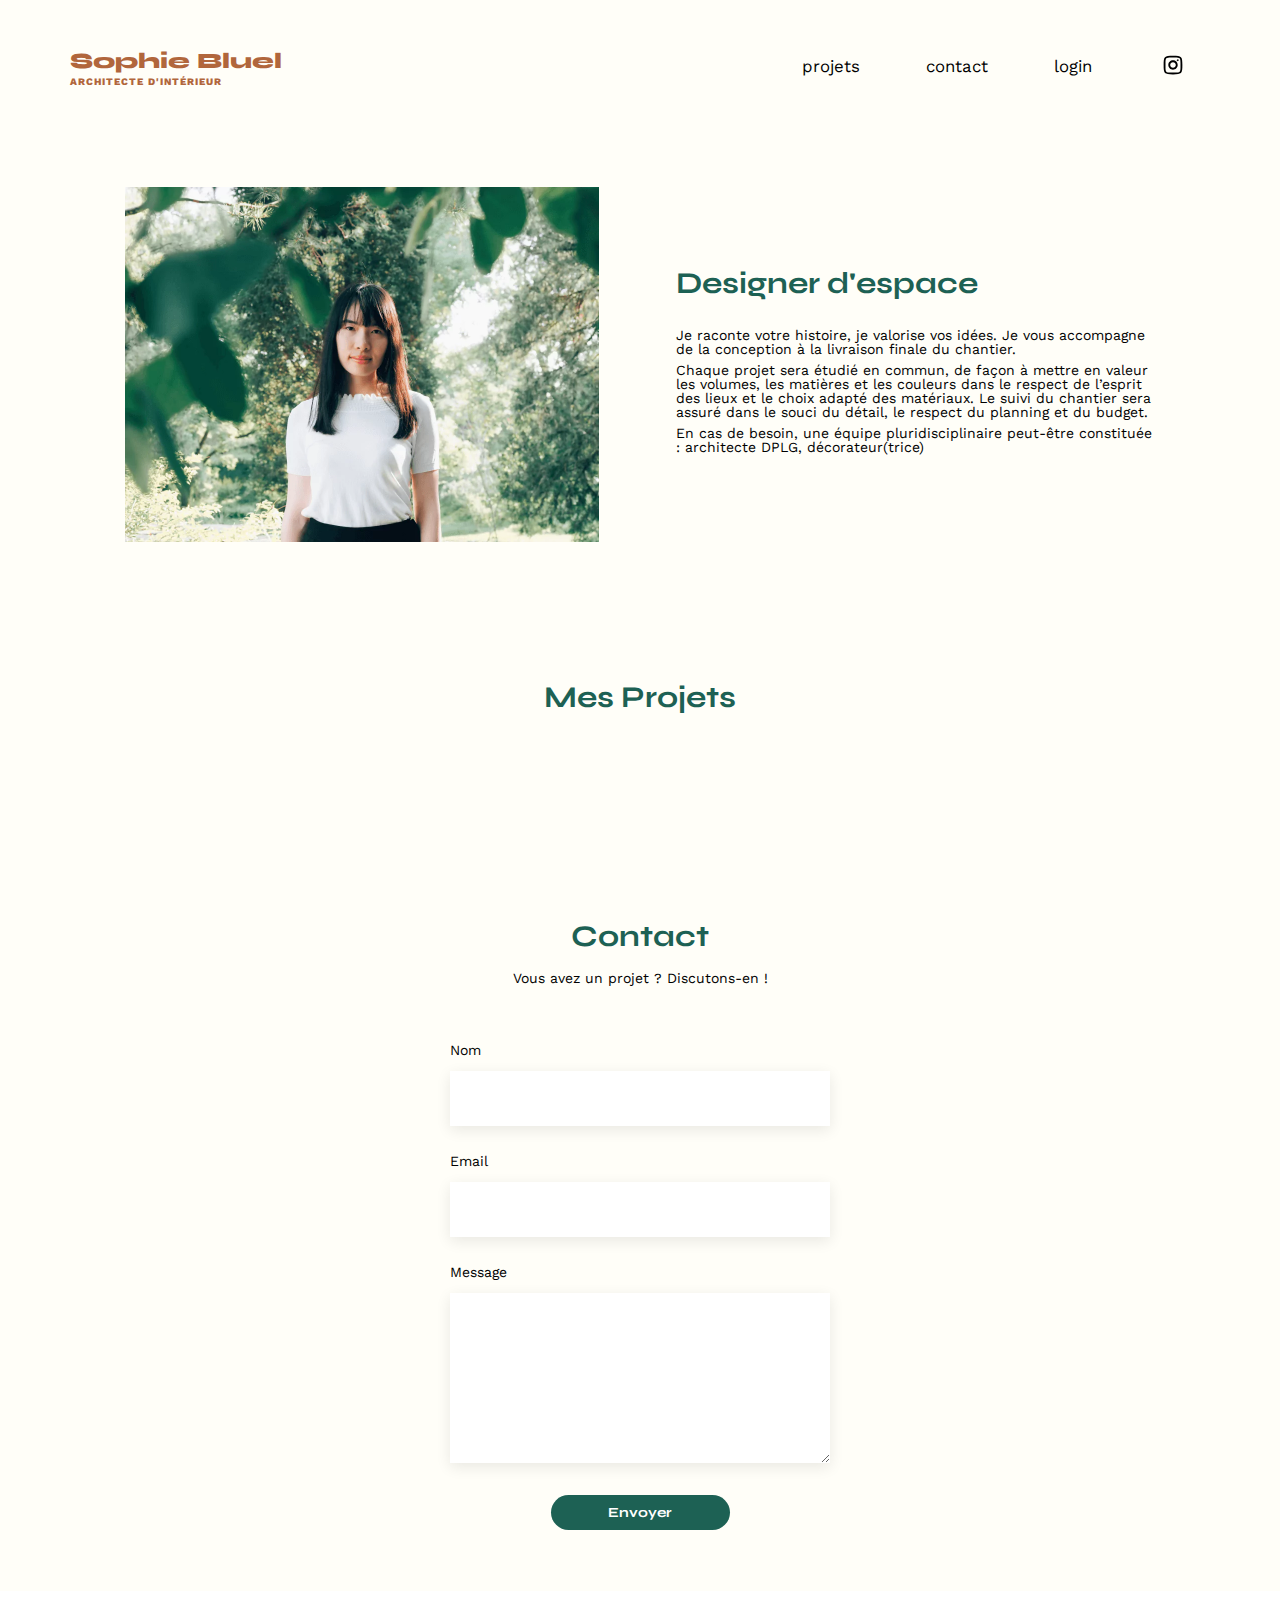
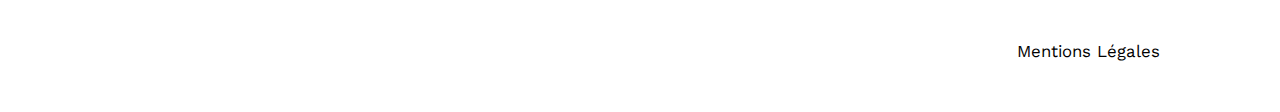
<file: index.html>
<!DOCTYPE html>
<html lang="fr">
<head>
	<meta charset="UTF-8">
	<title>Sophie Bluel - Architecte d'intérieur</title>
	<meta name="viewport" content="width=device-width, initial-scale=1.0">
	<link rel="preconnect" href="https://fonts.googleapis.com">
	<link rel="preconnect" href="https://fonts.gstatic.com" crossorigin>
	<link href="https://fonts.googleapis.com/css2?family=Syne:wght@700;800&family=Work+Sans&display=swap" rel="stylesheet">
	<meta name="description" content="Site de Sophie Bluel - Architecte d'intérieur">
	<link rel="stylesheet" href="css/style.css">
</head>

<body>

	<!-- Banner -->
	<div class="editor-mode">
		<div class="banner-editor-mode">
			<svg class="feather feather-edit" fill="none" height="16" stroke="currentColor" stroke-linecap="round" stroke-linejoin="round" stroke-width="2" viewBox="0 0 24 24" width="24" xmlns="http://www.w3.org/2000/svg">
				<path d="M11 4H4a2 2 0 0 0-2 2v14a2 2 0 0 0 2 2h14a2 2 0 0 0 2-2v-7"/>
				<path d="M18.5 2.5a2.121 2.121 0 0 1 3 3L12 15l-4 1 1-4 9.5-9.5z"/>
			</svg>
			<p>Mode édition</p>
		</div>
	</div>
	<!-- End of banner -->

	<!-- Header -->
	<header class="screen-main">
		<a href="index.html">
			<h1>Sophie Bluel <span>Architecte d'intérieur</span></h1>
		</a>
		<nav>
			<ul>
				<li>
					<a href="#portfolio">projets</a></li>
				<li>
					<a href="#contact-form">contact</a></li>
				<li>
					<a href="./pages/login.html" id="login__label">login</a></li>
				<li>
					<a href="#">
						<svg xmlns="http://www.w3.org/2000/svg" x="0px" y="0px" width="30" height="30" viewBox="0 0 64 64">
							<path d="M 31.820312 12 C 13.439312 12 12 13.439312 12 31.820312 L 12 32.179688 C 12 50.560688 13.439312 52 31.820312 52 L 32.179688 52 C 50.560688 52 52 50.560688 52 32.179688 L 52 32 C 52 13.452 50.548 12 32 12 L 31.820312 12 z M 28 16 L 36 16 C 47.129 16 48 16.871 48 28 L 48 36 C 48 47.129 47.129 48 36 48 L 28 48 C 16.871 48 16 47.129 16 36 L 16 28 C 16 16.871 16.871 16 28 16 z M 41.994141 20 C 40.889141 20.003 39.997 20.900859 40 22.005859 C 40.003 23.110859 40.900859 24.003 42.005859 24 C 43.110859 23.997 44.003 23.099141 44 21.994141 C 43.997 20.889141 43.099141 19.997 41.994141 20 z M 31.976562 22 C 26.454563 22.013 21.987 26.501437 22 32.023438 C 22.013 37.545437 26.501437 42.013 32.023438 42 C 37.545437 41.987 42.013 37.498562 42 31.976562 C 41.987 26.454563 37.498562 21.987 31.976562 22 z M 31.986328 26 C 35.299328 25.992 37.992 28.673328 38 31.986328 C 38.007 35.299328 35.326672 37.992 32.013672 38 C 28.700672 38.008 26.008 35.327672 26 32.013672 C 25.992 28.700672 28.673328 26.008 31.986328 26 z"></path>
						</svg>
					</a>
				</li>
			</ul>
		</nav>
	</header>
	<!-- End of header -->

	<!-- Main -->
	<main class="screen-main">

		<!-- Section Introduction -->
		<section id="introduction" class="screen-inner">
			<figure>
				<img src="assets/images/sophie-bluel.webp" width="474" height="355" alt="Photo de Sophie Bluel sur fond de feuillage vert">
			</figure>
			<article>
				<h2>Designer d'espace</h2>
				<p>Je raconte votre histoire, je valorise vos idées. Je vous accompagne de la conception à la livraison finale du chantier.</p>
				<p>Chaque projet sera étudié en commun, de façon à mettre en valeur les volumes, les matières et les couleurs dans le respect de l’esprit des lieux et le choix adapté des matériaux. Le suivi du chantier sera assuré dans le souci du détail, le respect du planning et du budget.</p>
				<p>En cas de besoin, une équipe pluridisciplinaire peut-être constituée : architecte DPLG, décorateur(trice)</p>
			</article>
		</section>
		<!-- End of Introduction -->

		<!-- Modal section -->
		<section class="editor-mode">

			<dialog class="modal">
				<img src="assets/icons/array.svg" class="modal__nav--back" alt="Retourner à l'étape précédente">
				<img src="assets/icons/cross.svg" class="modal__nav--close" alt="Fermer la fenêtre">
				<h3 class="modal__heading">Galerie photo</h3>

				<!-- modal__wrapper -->
				<div class="modal__wrapper">

					<!-- modal-delete section -->
					<section class="modal-delete modal__page--1">

						<div class="modal-delete__gallery">
						</div>

						<div class="modal-delete__nav">
							<button class="cta modal__cta modal-delete__cta" id="add-project">Ajouter une photo</button>
						</div>

					</section>
					<!-- End of modal-delete section -->

					<!-- modal-add section -->
					<section class="modal-add modal__page--2">

						<form class="modal-add__form" method="dialog">

							<div class="photo-upload">
								<img 
									src="assets/icons/upload-photo.svg" 
									class="photo-upload__placeholder" 
									height="61">
								<label 
									for="photo-file" 
									class="photo-label">
									<p class="photo-label__button"><strong>+ Ajouter photo</strong></p>
								</label>
								<input 
									type="file" 
									id="photo-file"
									name="photo-file" 
									value="+ Ajouter photo" 
									class="photo-upload__input" 
									accept="image/jpg, image/png" />
								<p class="photo-upload__details">jpg, png : 4mo max</p>
							</div>
							<label for="photo-title" class="photo__title">Titre</label>
							<input type="text" name="photo-title" id="photo-title">

							<label for="photo-category" class="photo__category">Catégorie</label>
							<select name="categories" id="photo-category">
								<option id="default-category" selected="true" disabled="disabled">Sélectionner une catégorie</option>
							</select>

							<div class="modal-add__border">
								<input type="button" value="Valider" id="save-project" class="cta modal__cta" disabled>
							</div>

						</form>
			
					</section>
					<!-- End of modal-add section -->

				</div>
				<!-- End of modal__wrapper -->

			</dialog>

		</section>
		<!-- Enf of modal section -->

		<!-- Portfolio section -->
		<section id="portfolio" class="screen-inner">
			<div class="portfolio__heading">
				<h2>Mes Projets</h2>
				<div class="editor-mode">
					<div class="modal--open button-modify">
						<svg class="feather feather-edit" fill="none" height="16" stroke="currentColor" stroke-linecap="round" stroke-linejoin="round" stroke-width="2" viewBox="0 0 24 24" width="24" xmlns="http://www.w3.org/2000/svg">
							<path d="M11 4H4a2 2 0 0 0-2 2v14a2 2 0 0 0 2 2h14a2 2 0 0 0 2-2v-7"/>
							<path d="M18.5 2.5a2.121 2.121 0 0 1 3 3L12 15l-4 1 1-4 9.5-9.5z"/>
						</svg>
						<p>modifier</p>
					</div>
				</div>
			</div>
			<div class="visitor-mode">
				<div class="filters">
				</div>	
			</div>
			<div class="gallery">
			</div>
		</section>
		<!-- End of portfolio section -->

		<!-- Contact section -->
		<section id="contact-form" class="section-form section-form--contact">
			<h2>Contact</h2>
			<p>Vous avez un projet ? Discutons-en !</p>
			<form action="#" method="post" class="contact-form" autocomplete="on">
				<label for="name">Nom</label>
				<input type="text" name="name" id="name" required autocomplete="on">
				<label for="email">Email</label>
				<input type="email" name="email" id="email" required autocomplete="email">
				<label for="contact-message">Message</label>
				<textarea name="contact-message" id="contact-message" cols="30" rows="10" required></textarea>
				<input type="submit" value="Envoyer" class="cta contact__cta">
			</form>
		</section>
		<!-- End of contact section -->

	<!-- End of main -->
	</main>

	<!-- Footer -->
	<footer>
		<nav class="screen-main">
			<ul>
				<li>
					<a href="#">Mentions Légales</a></li>
			</ul>
		</nav>
	</footer>
	<!-- End of footer -->

	<!-- Entry point -->
	<script type="module" src="scripts/app.js"></script>

</body>
</html>
</file>
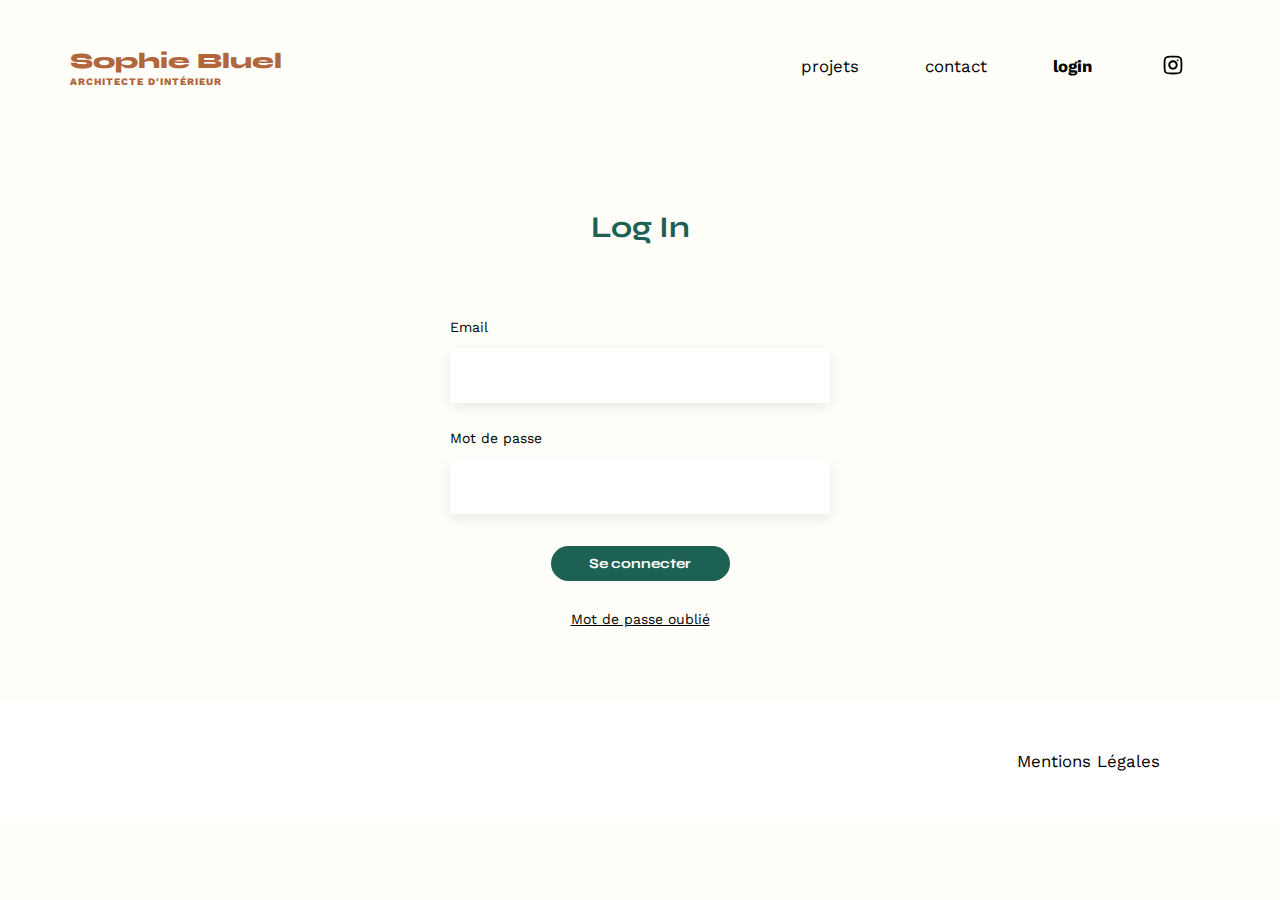
<file: pages/login.html>
<!DOCTYPE html>
<html lang="fr">
<head>
	<meta charset="UTF-8">
	<title>Login - Sophie Bluel - Architecte d'intérieur</title>
	<meta name="viewport" content="width=device-width, initial-scale=1.0">
	<link rel="preconnect" href="https://fonts.googleapis.com">
	<link rel="preconnect" href="https://fonts.gstatic.com" crossorigin>
	<link href="https://fonts.googleapis.com/css2?family=Syne:wght@700;800&family=Work+Sans&display=swap" rel="stylesheet">
	<meta name="description" content="">
	<link rel="stylesheet" href="../css/style.css">
</head>
<body>
<header class="screen-main">
	<a href="../index.html">
		<h1>Sophie Bluel <span>Architecte d'intérieur</span></h1>
	</a>
	<nav>
		<ul>
			<li>
				<a href="../index.html#portfolio">projets</a></li>
			<li>
				<a href="../index.html#contact-form">contact</a></li>
			<li>
				<a href="#" class="active" id="login__label">login</a></li>
			<li>
				<a href="#">
					<svg xmlns="http://www.w3.org/2000/svg" x="0px" y="0px" width="30" height="30" viewBox="0 0 64 64">
						<path d="M 31.820312 12 C 13.439312 12 12 13.439312 12 31.820312 L 12 32.179688 C 12 50.560688 13.439312 52 31.820312 52 L 32.179688 52 C 50.560688 52 52 50.560688 52 32.179688 L 52 32 C 52 13.452 50.548 12 32 12 L 31.820312 12 z M 28 16 L 36 16 C 47.129 16 48 16.871 48 28 L 48 36 C 48 47.129 47.129 48 36 48 L 28 48 C 16.871 48 16 47.129 16 36 L 16 28 C 16 16.871 16.871 16 28 16 z M 41.994141 20 C 40.889141 20.003 39.997 20.900859 40 22.005859 C 40.003 23.110859 40.900859 24.003 42.005859 24 C 43.110859 23.997 44.003 23.099141 44 21.994141 C 43.997 20.889141 43.099141 19.997 41.994141 20 z M 31.976562 22 C 26.454563 22.013 21.987 26.501437 22 32.023438 C 22.013 37.545437 26.501437 42.013 32.023438 42 C 37.545437 41.987 42.013 37.498562 42 31.976562 C 41.987 26.454563 37.498562 21.987 31.976562 22 z M 31.986328 26 C 35.299328 25.992 37.992 28.673328 38 31.986328 C 38.007 35.299328 35.326672 37.992 32.013672 38 C 28.700672 38.008 26.008 35.327672 26 32.013672 C 25.992 28.700672 28.673328 26.008 31.986328 26 z"></path>
					</svg>
				</a>
			</li>
		</ul>
	</nav>
</header>
<main>
	<section id="login-form" class="section-form section-form--login">
		<h2>Log In</h2>
		<form action="#" method="post" id="login-form__wrapper" autocomplete="on">
			<label for="loginEmail">Email</label>
			<input type="email" name="email" id="loginEmail" required autocomplete="email">
			<label for="loginPassword">Mot de passe</label>
      <input type="password" id="loginPassword" name="password" required>
			<input type="submit" value="Se connecter" class="cta login__cta">
		</form>
    <a href="#">Mot de passe oublié</a>
	</section>
</main>

<footer class="footer-login">
	<nav class="screen-main">
		<ul>
			<li>
				<a href="#">Mentions Légales</a></li>
		</ul>
	</nav>
</footer>

<!-- Entry point -->
<script src="../scripts/components/login.js"></script>

</body>
</html>
</file>
<file: css/style.css>
/*
  ========================================
  $Reset
  ========================================
*/
/* http://meyerweb.com/eric/tools/css/reset/
   v2.0 | 20110126
   License: none (public domain)
	 Part of
*/
html, body, div, span, applet, object, iframe,
h1, h2, h3, h4, h5, h6, p, blockquote, pre,
a, abbr, acronym, address, big, cite, code,
del, dfn, em, img, ins, kbd, q, s, samp,
small, strike, sub, sup, tt, var,
b, u, i, center,
dl, dt, dd, ol, ul, li,
fieldset, form, label, legend,
table, caption, tbody, tfoot, thead, tr, th, td,
article, aside, canvas, details, embed,
figure, figcaption, footer, header, hgroup,
menu, nav, output, ruby, section, summary,
time, mark, audio, video {
  margin: 0;
  padding: 0;
  border: 0;
  font-size: 100%;
  font: inherit;
  vertical-align: baseline;
}

article, aside, details, figcaption, figure,
footer, header, hgroup, menu, nav, section {
  display: block;
}

body {
  line-height: 1;
}

img {
  vertical-align: middle;
  max-width: 100%;
  object-fit: cover;
}

ol, ul {
  list-style: none;
}

a {
  text-decoration: none;
}

a,
ul li,
input,
button {
  cursor: pointer;
}

/*
  ========================================
  $Base
  ========================================
*/
body {
  margin: 0 auto;
  font-family: "Work Sans";
  font-size: 14px;
  background: #FFFEF8;
  scroll-behavior: smooth;
}

h1 {
  display: flex;
  flex-direction: column;
  font-family: "Syne";
  font-size: 22px;
  font-weight: 800;
  color: #B1663C;
}
h1 > span {
  font-family: "Work Sans";
  font-size: 10px;
  padding-top: 5px;
  letter-spacing: 0.1em;
  text-transform: uppercase;
}

h2 {
  font-family: "Syne";
  font-size: 30px;
  color: #1D6154;
}

a:link,
a:visited {
  color: currentColor;
}

a:hover,
a:focus,
a:active,
li .active,
h2 {
  font-weight: 700;
}

/*
  ========================================
  $Template
  ========================================
*/
.modal-delete__icon, .modal-delete__nav, .modal-add__border, .section-form--login, .banner-editor-mode, .portfolio__heading, .button-modify, .filters {
  display: flex;
  justify-content: center;
}

.photo-upload, #introduction, nav ul {
  display: flex;
  align-items: center;
}

.screen-main {
  max-width: 1140px;
  margin: 0 auto;
}

.screen-inner {
  max-width: 1040px;
  margin: 50px auto;
}

header {
  display: flex;
  flex-direction: column;
  padding: 50px 40px;
}
@media screen and (width >= 768px) {
  header {
    flex-direction: row;
    justify-content: space-between;
  }
}

nav ul {
  list-style-type: none;
}
nav li {
  font-size: 1.2em;
  padding-right: 22px;
}
@media screen and (width >= 768px) {
  nav li {
    padding-left: 44px;
  }
}
nav li a:hover {
  color: #B1663C;
}

#introduction {
  flex-direction: column;
  gap: 72px;
  padding-bottom: 90px;
}
@media screen and (width >= 768px) {
  #introduction {
    flex-direction: row;
  }
}
#introduction figure {
  flex: 1;
}
#introduction img {
  display: block;
  margin: auto;
}
#introduction article {
  flex: 1;
  padding: 0 20px;
}
@media screen and (width >= 768px) {
  #introduction article {
    padding: 0;
  }
}
#introduction h2 {
  margin-bottom: 1em;
}
#introduction p {
  margin-bottom: 0.5em;
}

article p::selection,
figcaption::selection {
  color: #B1663C;
}

footer {
  background-color: #fff;
  padding: 24px 0;
}
footer nav ul {
  display: flex;
  justify-content: flex-end;
  margin: 2em;
}
footer-login {
  margin-top: 300px;
}

/*
  ========================================
  $Portfolio
  ========================================
*/
.portfolio__heading {
  align-items: center;
  gap: 31px;
  margin-bottom: 51px;
}

#portfolio h2 {
  text-align: center;
}

.button-modify {
  align-items: baseline;
  gap: 5px;
  cursor: pointer;
}
.button-modify:hover {
  color: #B1663C;
  font-weight: 700;
}

.gallery {
  display: grid;
  grid-template-columns: 1fr;
  grid-gap: 20px;
  padding-top: 41px;
}
@media screen and (width >= 768px) {
  .gallery {
    grid-template-columns: 1fr 1fr;
  }
}
@media screen and (width > 1024px) {
  .gallery {
    grid-template-columns: 1fr 1fr 1fr;
  }
}
.gallery img {
  width: 100%;
}
.gallery figcaption {
  padding-top: 7px;
}

.filters {
  align-items: center;
  flex-wrap: wrap;
  gap: 10px;
  margin-bottom: 10px;
}

/*
  ========================================
  $Login
  ========================================
*/
input[type=text],
input[type=email],
input[type=password],
textarea,
select {
  font-family: "Work Sans";
  font-size: 14px;
  box-shadow: 0px 4px 14px rgba(0, 0, 0, 0.09);
  border: none;
  padding: 5px;
  color: #444;
}

input[type=text],
input[type=email],
input[type=password],
select {
  height: 45px;
}

.section-form {
  max-width: 380px;
  margin: auto;
}
.section-form > * {
  text-align: center;
}
.section-form h2 {
  margin-bottom: 10px;
}
@media screen and (width >= 768px) {
  .section-form h2 {
    margin-bottom: 20px;
  }
}
.section-form form {
  text-align: left;
  margin-top: 10px;
  display: flex;
  flex-direction: column;
  padding: 0 20px;
}
@media screen and (width >= 768px) {
  .section-form form {
    padding: 0;
    margin-top: 30px;
  }
}
.section-form label {
  margin: 2em 0 1em;
}

.section-form--contact {
  padding: 40px 20px;
}
@media screen and (width >= 768px) {
  .section-form--contact {
    padding: 57px 0 45px;
  }
}

.cta {
  font-family: "Syne";
  font-size: 14px;
  font-weight: 700;
  text-align: center;
  margin: 2rem auto 1rem;
  padding: 9px 15px;
  border-radius: 60px;
  border: none;
  min-width: 100px;
  color: #fff;
  background-color: #1D6154;
}
.cta:hover {
  background-color: #0E2F28;
}
.cta:focus-visible {
  outline: none;
}

.filters__cta {
  font-size: 16px;
  margin: 0;
  color: #1D6154;
  border: 1px solid #1D6154;
  background-color: transparent;
}
.filters__cta:hover {
  color: #fff;
}

.filters .active {
  color: #fff;
  background-color: #1D6154;
}
.filters .active:hover {
  background-color: #0E2F28;
}

.contact__cta {
  width: 179px;
}

.login__cta {
  width: 179px;
}

.modal__cta {
  width: 237px;
  margin: 0;
}
.modal__cta:disabled {
  width: 237px;
  background-color: #A7A7A7;
  cursor: default;
}

.section-form--login {
  flex-direction: column;
  padding: 50px 0;
}
@media screen and (width >= 768px) {
  .section-form--login {
    padding: 75px 0;
  }
}
.section-form--login a {
  text-decoration: underline;
  padding-top: 15px;
}

#login-form__wrapper .error {
  border: 2px solid #B1663C;
}

.banner-editor-mode {
  align-items: center;
  background-color: #000;
  color: #fff;
  padding: 21px 0;
  font-size: 1.2em;
}
.banner-editor-mode p {
  padding-left: 10px;
}

.visitor-mode {
  display: block;
}

.editor-mode {
  display: none;
}

.message--ok {
  padding-top: 21px;
  color: #1D6154;
}

.message--error {
  padding-top: 21px;
  color: #B1663C;
}

/*
  ========================================
  $Modal
  ========================================
*/
.modal__page--1 {
  display: block;
}

.modal__nav--back,
.modal__page--2 {
  display: none;
}

html:has(dialog[open]) {
  overflow: hidden;
}

.modal {
  width: 647px;
  height: 685px;
  border-radius: 10px;
  border: 0;
  box-shadow: 0 0 1em rgba(0, 0, 0, 0.3);
  padding: 0;
}
.modal::backdrop {
  background-color: rgba(0, 0, 0, 0.3);
}
.modal__nav--back, .modal__nav--close {
  position: absolute;
  padding: 5px;
  cursor: pointer;
}
.modal__nav--back {
  top: 22px;
  left: 25px;
}
.modal__nav--close {
  top: 27px;
  right: 31px;
}
.modal__heading {
  padding-top: 60px;
  font-family: "Work Sans";
  font-size: 26px;
  text-align: center;
}
.modal__wrapper {
  padding: 20px 50px;
}
@media screen and (width >= 768px) {
  .modal__wrapper {
    padding: 40px 105px;
  }
}

.modal-delete__gallery {
  display: grid;
  grid-template-columns: repeat(3, 1fr);
  grid-column-gap: 9px;
  grid-row-gap: 28px;
}
@media screen and (width >= 768px) {
  .modal-delete__gallery {
    grid-template-columns: repeat(4, 1fr);
  }
}
@media screen and (width > 1024px) {
  .modal-delete__gallery {
    grid-template-columns: repeat(5, 1fr);
  }
}
.modal-delete figure {
  position: relative;
}
.modal-delete__image {
  width: 100%;
}
.modal-delete__icon {
  cursor: pointer;
  position: absolute;
  align-items: center;
  top: 6px;
  right: 5px;
  width: 17px;
  height: 17px;
  background-color: #000;
  z-index: 2;
  border-radius: 3px;
}
.modal-delete__trash {
  padding: 5px;
  width: 9px;
  height: 11px;
}
.modal-delete__nav {
  align-items: center;
  margin-top: 47px;
  padding-top: 38px;
  border-top: 2px solid #b3b3b3;
}
.modal-delete__cta {
  margin: 0;
}

.modal-add__form {
  text-align: left;
  display: flex;
  flex-direction: column;
}
@media screen and (width >= 768px) {
  .modal-add__form {
    width: 420px;
  }
}
.modal-add__border {
  align-items: center;
  margin-top: 47px;
  padding-top: 32px;
  border-top: 2px solid #b3b3b3;
}

.photo-upload {
  flex-direction: column;
  position: relative;
  background-color: #E8F1F6;
}
.photo-upload__placeholder {
  padding: 22px 0 13px;
}
.photo-upload__input {
  position: absolute;
  margin: -1px;
  border: 0;
  padding: 0;
  width: 1px;
  height: 1px;
  overflow: hidden;
  clip-path: circle(0);
}
.photo-upload__details {
  font-size: 10px;
  color: #444444;
  padding: 7px 0 19px;
}

.photo__title {
  padding: 30px 0 10px;
}
.photo__category {
  padding: 21px 0 10px;
}
.photo-label {
  display: flex;
  flex-direction: column;
  justify-content: center;
  align-items: center;
  cursor: pointer;
}
.photo-label__button {
  background-color: #CBD6DC;
  color: #306685;
  padding: 10px 33px;
  border-radius: 50px;
  border: none;
}
.photo-label--uploaded {
  max-height: 166px;
  object-fit: contain;
}

/*# sourceMappingURL=style.css.map */
</file>
